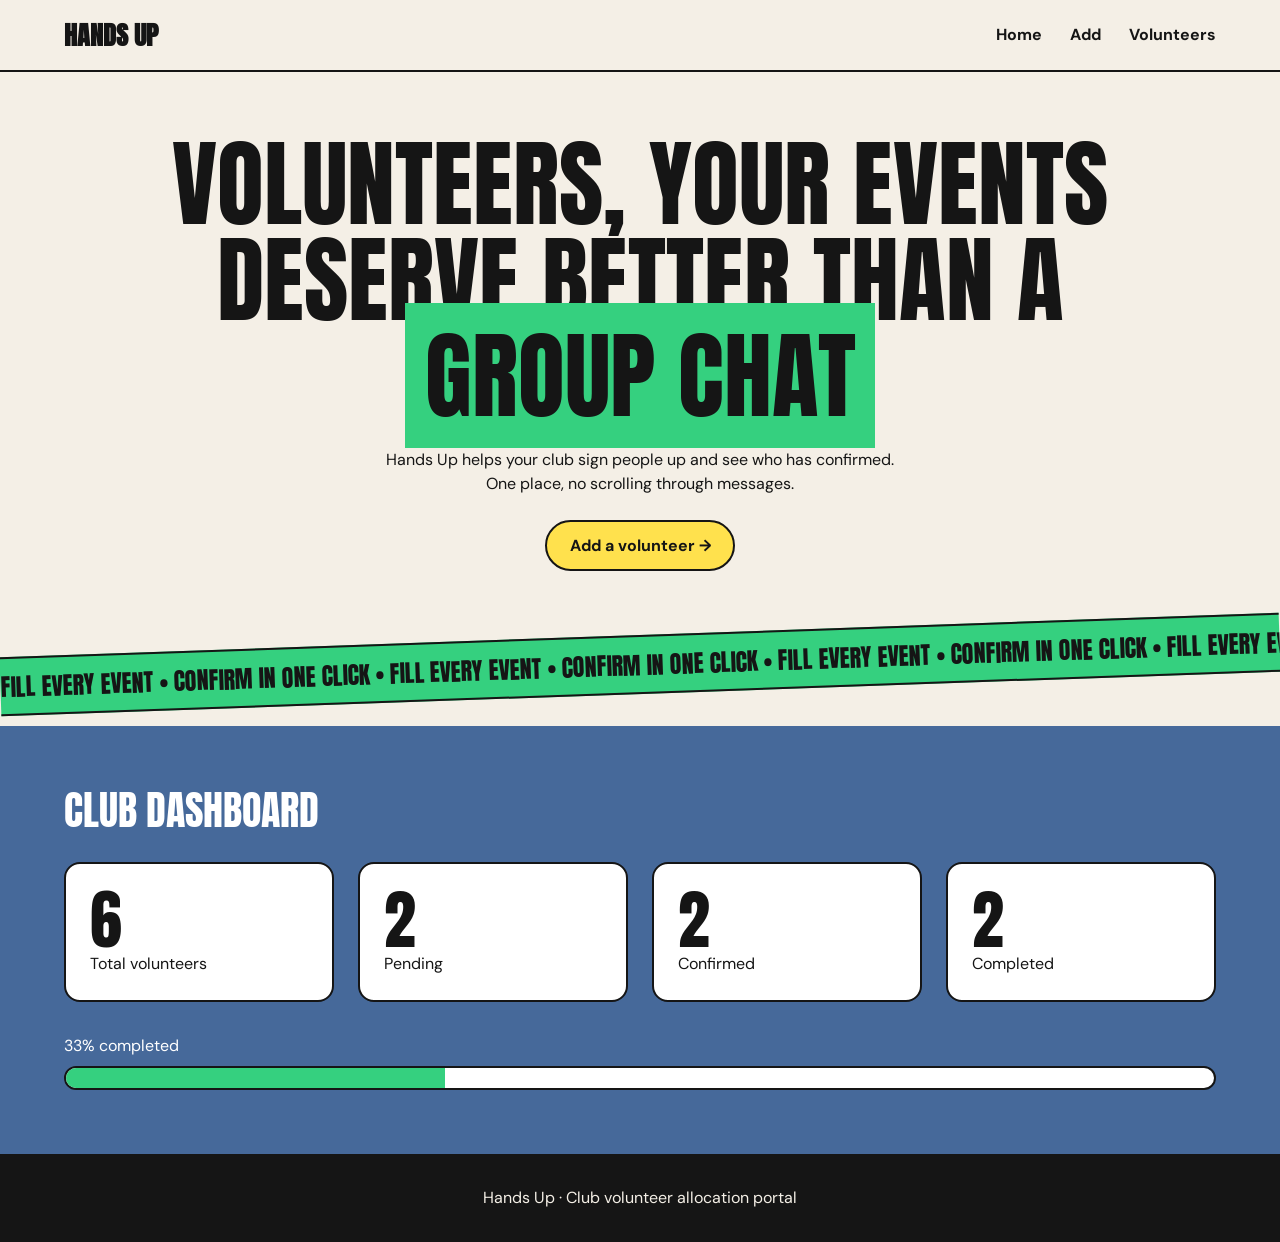
<file: index.html>
<!DOCTYPE html>
<html lang="en">
<head>
  <meta charset="UTF-8">
  <meta name="viewport" content="width=device-width, initial-scale=1.0">
  <title>Hands Up</title>
  <link href="https://fonts.googleapis.com/css2?family=Anton&family=DM+Sans:wght@400;700&display=swap" rel="stylesheet">
  <link rel="stylesheet" href="style.css">
</head>
<body>

  <nav>
    <a href="index.html" class="logo">Hands Up</a>
    <div>
      <a href="index.html">Home</a>
      <a href="add.html">Add</a>
      <a href="volunteers.html">Volunteers</a>
    </div>
  </nav>

  <!-- Big headline -->
  <header class="hero">
    <h1>Volunteers, your events deserve better than a <span class="highlight">group chat</span></h1>
    <p>Hands Up helps your club sign people up and see who has confirmed. One place, no scrolling through messages.</p>
    <a href="add.html" class="button">Add a volunteer →</a>
  </header>

  <!-- Moving strip (the same text is repeated so the loop has no gap) -->
  <div class="ticker">
    <p>Fill every event • Confirm in one click • Fill every event • Confirm in one click • Fill every event • Confirm in one click • Fill every event • Confirm in one click • Fill every event • Confirm in one click • Fill every event • Confirm in one click • </p>
  </div>

  <!-- Dashboard: the numbers are filled in by home.js -->
  <section class="dashboard">
    <h2>Club dashboard</h2>

    <div class="cards">
      <div class="card"><span class="number" id="total">0</span>Total volunteers</div>
      <div class="card"><span class="number" id="pending">0</span>Pending</div>
      <div class="card"><span class="number" id="confirmed">0</span>Confirmed</div>
      <div class="card"><span class="number" id="completed">0</span>Completed</div>
    </div>

    <p id="percentText">0% completed</p>
    <div class="bar"><div id="barFill"></div></div>
  </section>

  <footer>
    <p>Hands Up · Club volunteer allocation portal</p>
  </footer>

  <script src="data.js"></script>
  <script src="home.js"></script>
</body>
</html>
</file>
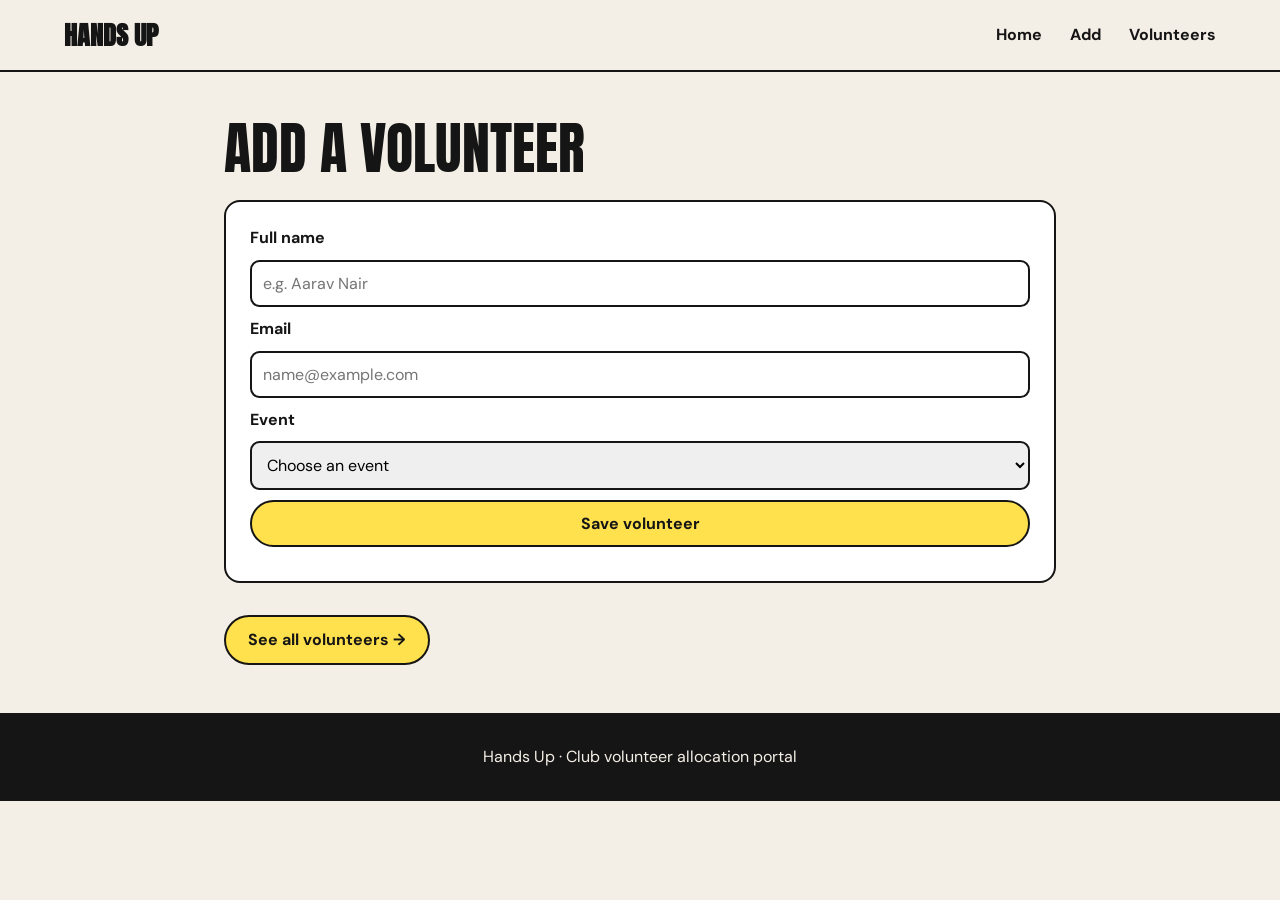
<file: add.html>
<!DOCTYPE html>
<html lang="en">
<head>
  <meta charset="UTF-8">
  <meta name="viewport" content="width=device-width, initial-scale=1.0">
  <title>Add Volunteer - Hands Up</title>
  <link href="https://fonts.googleapis.com/css2?family=Anton&family=DM+Sans:wght@400;700&display=swap" rel="stylesheet">
  <link rel="stylesheet" href="style.css">
</head>
<body>

  <nav>
    <a href="index.html" class="logo">Hands Up</a>
    <div>
      <a href="index.html">Home</a>
      <a href="add.html">Add</a>
      <a href="volunteers.html">Volunteers</a>
    </div>
  </nav>

  <main class="page">
    <h1>Add a volunteer</h1>

    <!-- novalidate lets our own JavaScript show the error messages -->
    <form id="addForm" novalidate>
      <label for="name">Full name</label>
      <input type="text" id="name" placeholder="e.g. Aarav Nair">

      <label for="email">Email</label>
      <input type="email" id="email" placeholder="name@example.com">

      <label for="eventName">Event</label>
      <select id="eventName">
        <option value="">Choose an event</option>
        <option>Orientation Day</option>
        <option>Food Drive</option>
        <option>Tech Workshop</option>
        <option>Charity Run</option>
      </select>

      <button type="submit" class="button">Save volunteer</button>
      <p id="message"></p>
    </form>

    <a href="volunteers.html" class="button">See all volunteers →</a>
  </main>

  <footer>
    <p>Hands Up · Club volunteer allocation portal</p>
  </footer>

  <script src="data.js"></script>
  <script src="add.js"></script>
</body>
</html>
</file>
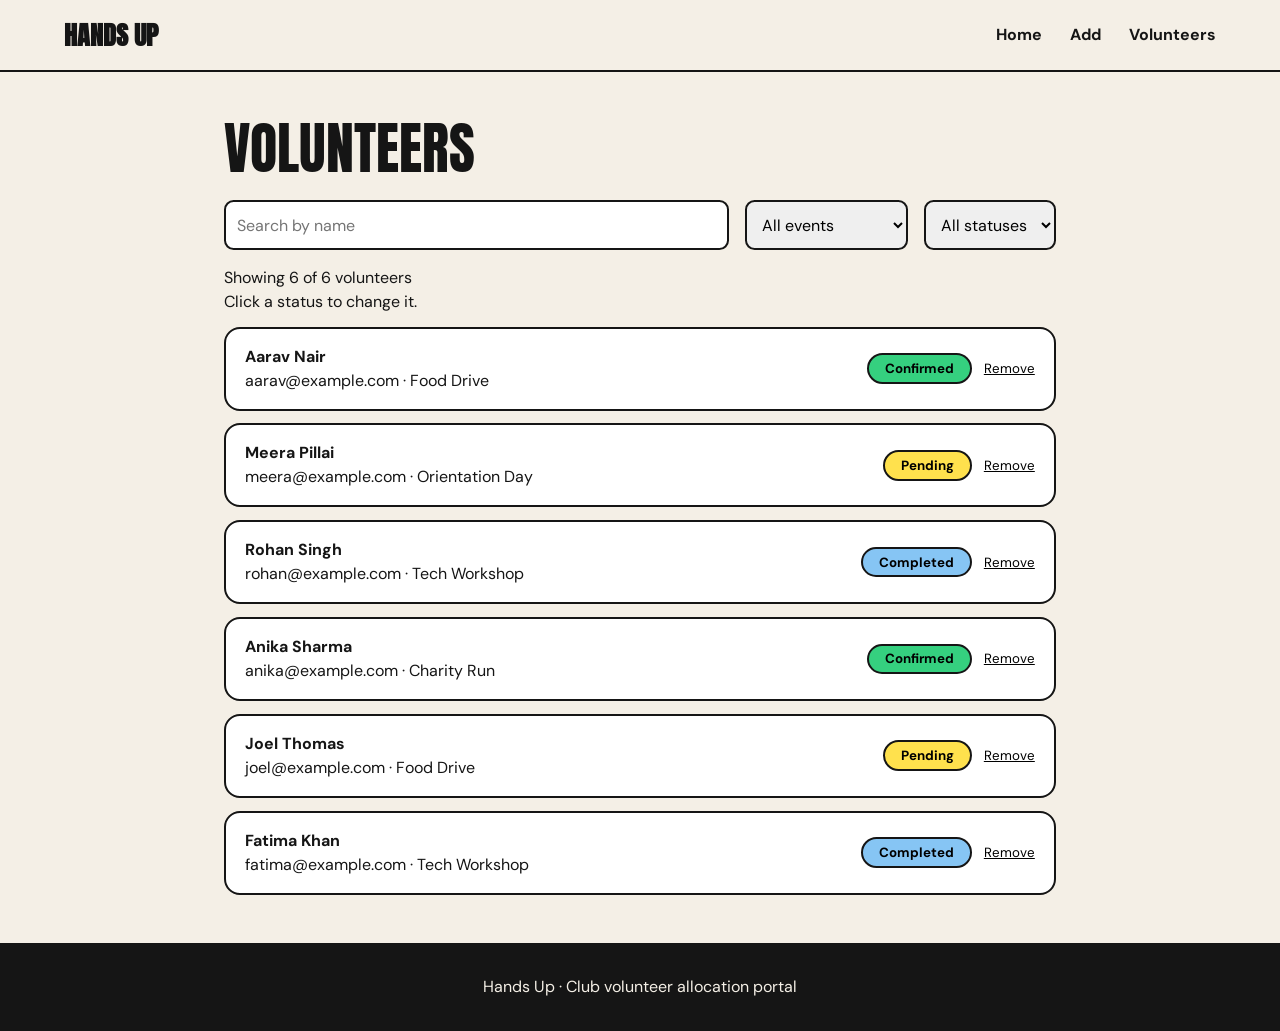
<file: volunteers.html>
<!DOCTYPE html>
<html lang="en">
<head>
  <meta charset="UTF-8">
  <meta name="viewport" content="width=device-width, initial-scale=1.0">
  <title>Volunteers - Hands Up</title>
  <link href="https://fonts.googleapis.com/css2?family=Anton&family=DM+Sans:wght@400;700&display=swap" rel="stylesheet">
  <link rel="stylesheet" href="style.css">
</head>
<body>

  <nav>
    <a href="index.html" class="logo">Hands Up</a>
    <div>
      <a href="index.html">Home</a>
      <a href="add.html">Add</a>
      <a href="volunteers.html">Volunteers</a>
    </div>
  </nav>

  <main class="page">
    <h1>Volunteers</h1>

    <!-- Search and filters: showList() runs again every time they change -->
    <div class="tools">
      <input type="search" id="search" placeholder="Search by name" oninput="showList()">

      <select id="eventFilter" onchange="showList()">
        <option value="All">All events</option>
        <option>Orientation Day</option>
        <option>Food Drive</option>
        <option>Tech Workshop</option>
        <option>Charity Run</option>
      </select>

      <select id="statusFilter" onchange="showList()">
        <option value="All">All statuses</option>
        <option>Pending</option>
        <option>Confirmed</option>
        <option>Completed</option>
      </select>
    </div>

    <p id="count"></p>
    <p>Click a status to change it.</p>

    <!-- The rows are built by volunteers.js -->
    <div id="list"></div>
  </main>

  <footer>
    <p>Hands Up · Club volunteer allocation portal</p>
  </footer>

  <script src="data.js"></script>
  <script src="volunteers.js"></script>
</body>
</html>
</file>
<file: style.css>
/* ---------- COLOURS AND FONTS ---------- */
:root {
  --cream: #f4efe6;
  --ink: #151515;
  --yellow: #ffe14d;
  --blue: #46699a;
  --green: #35d07f;
  --sky: #86c5f4;
}

/* ---------- BASICS ---------- */
* {
  box-sizing: border-box;
  margin: 0;
  padding: 0;
}

body {
  font-family: "DM Sans", sans-serif;
  background: var(--cream);
  color: var(--ink);
  line-height: 1.5;
  overflow-x: hidden;
}

h1, h2 {
  font-family: "Anton", sans-serif;
  font-weight: 400;
  text-transform: uppercase;
  line-height: 1;
}

h1 { font-size: clamp(3rem, 8vw, 6rem); }
h2 { font-size: 2.5rem; }

/* ---------- BUTTON ---------- */
.button {
  display: inline-block;
  padding: 0.7rem 1.4rem;
  background: var(--yellow);
  color: var(--ink);
  border: 2px solid var(--ink);
  border-radius: 999px;
  font-family: inherit;
  font-size: 1rem;
  font-weight: 700;
  text-decoration: none;
  cursor: pointer;
  transition: transform 0.2s, box-shadow 0.2s;
}

.button:hover {
  transform: translateY(-3px);
  box-shadow: 0 4px 0 var(--ink);
}

/* ---------- NAVBAR ---------- */
nav {
  display: flex;
  flex-wrap: wrap;
  justify-content: space-between;
  align-items: center;
  gap: 1rem;
  padding: 1rem 5%;
  border-bottom: 2px solid var(--ink);
}

nav a {
  margin-left: 1.5rem;
  color: var(--ink);
  font-weight: 700;
  text-decoration: none;
}

nav a:hover { text-decoration: underline; }

nav .logo {
  margin: 0;
  font-family: "Anton", sans-serif;
  font-size: 1.6rem;
  text-transform: uppercase;
}

/* ---------- HERO (home page) ---------- */
.hero {
  padding: 4rem 5% 2rem;
  text-align: center;
  animation: fadeUp 1s; /* slides up when the page loads */
}

.hero h1 {
  max-width: 11em;
  margin: 0 auto;
}

.hero p {
  max-width: 32rem;
  margin: 1.5rem auto;
}

.highlight {
  background: var(--green);
  padding: 0 0.2em;
}

@keyframes fadeUp {
  from { opacity: 0; transform: translateY(30px); }
}

/* ---------- MOVING STRIP ---------- */
.ticker {
  margin: 2rem 0;
  background: var(--green);
  border-top: 2px solid var(--ink);
  border-bottom: 2px solid var(--ink);
  transform: rotate(-2deg); /* tilted like a sticker tape */
  overflow: hidden;
  white-space: nowrap;
}

.ticker p {
  display: inline-block;
  padding: 0.6rem 0;
  font-family: "Anton", sans-serif;
  font-size: 1.5rem;
  text-transform: uppercase;
  animation: scroll 20s linear infinite;
}

@keyframes scroll {
  to { transform: translateX(-50%); }
}

/* ---------- DASHBOARD (blue band) ---------- */
.dashboard {
  padding: 4rem 5%;
  background: var(--blue);
  color: white;
}

.cards {
  display: grid;
  grid-template-columns: repeat(auto-fit, minmax(12rem, 1fr));
  gap: 1.5rem;
  margin: 2rem 0;
}

.card {
  padding: 1.5rem;
  background: white;
  color: var(--ink);
  border: 2px solid var(--ink);
  border-radius: 1rem;
  transition: transform 0.2s, box-shadow 0.2s;
}

.card:hover {
  transform: translateY(-5px);
  box-shadow: 0 6px 0 var(--ink);
}

.number {
  display: block;
  font-family: "Anton", sans-serif;
  font-size: 4rem;
  line-height: 1;
}

.bar {
  height: 1.5rem;
  margin-top: 0.5rem;
  background: white;
  border: 2px solid var(--ink);
  border-radius: 999px;
  overflow: hidden;
}

#barFill {
  width: 0;
  height: 100%;
  background: var(--green);
  transition: width 1s; /* the bar grows smoothly */
}

/* ---------- OTHER PAGES ---------- */
.page {
  max-width: 60rem;
  margin: 0 auto;
  padding: 3rem 5%;
}

.page h1 {
  margin-bottom: 1.5rem;
  font-size: 3.5rem;
}

/* ---------- FORM ---------- */
form {
  display: grid;
  gap: 0.6rem;
  margin-bottom: 2rem;
  padding: 1.5rem;
  background: white;
  border: 2px solid var(--ink);
  border-radius: 1rem;
}

label { font-weight: 700; }

input, select {
  padding: 0.7rem;
  border: 2px solid var(--ink);
  border-radius: 0.6rem;
  font-family: inherit;
  font-size: 1rem;
}

#message { font-weight: 700; }
.error { color: #b42318; }
.success { color: #1a7f4b; }

/* ---------- VOLUNTEER LIST ---------- */
.tools {
  display: flex;
  flex-wrap: wrap;
  gap: 1rem;
  margin-bottom: 1rem;
}

.tools input { flex: 1; }

.row {
  display: flex;
  flex-wrap: wrap;
  justify-content: space-between;
  align-items: center;
  gap: 1rem;
  margin-top: 0.8rem;
  padding: 1rem 1.2rem;
  background: white;
  border: 2px solid var(--ink);
  border-radius: 1rem;
  transition: transform 0.2s;
}

.row:hover { transform: translateX(6px); }

.status {
  padding: 0.3rem 1rem;
  border: 2px solid var(--ink);
  border-radius: 999px;
  font-family: inherit;
  font-weight: 700;
  cursor: pointer;
}

.Pending   { background: var(--yellow); }
.Confirmed { background: var(--green); }
.Completed { background: var(--sky); }

.remove {
  margin-left: 0.5rem;
  background: none;
  border: none;
  font-family: inherit;
  text-decoration: underline;
  cursor: pointer;
}

/* ---------- FOOTER ---------- */
footer {
  padding: 2rem 5%;
  background: var(--ink);
  color: var(--cream);
  text-align: center;
}
</file>
